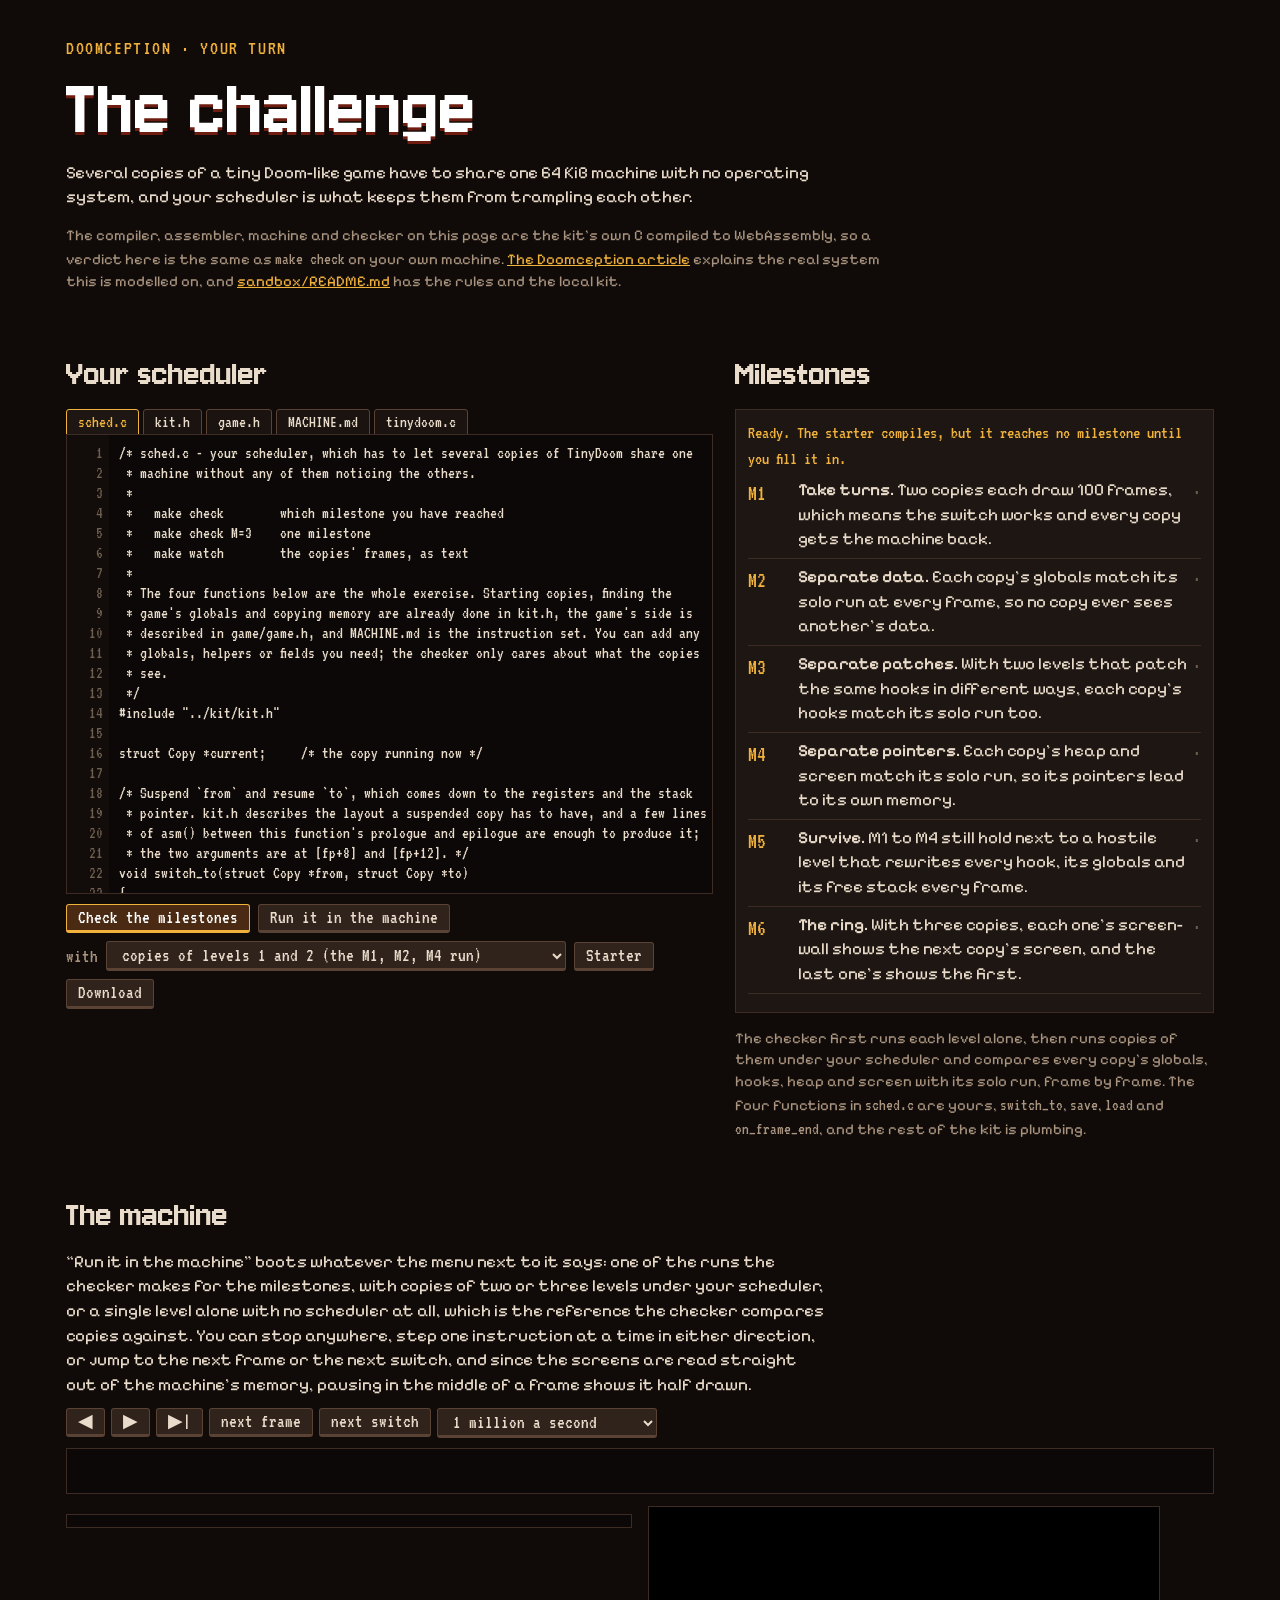
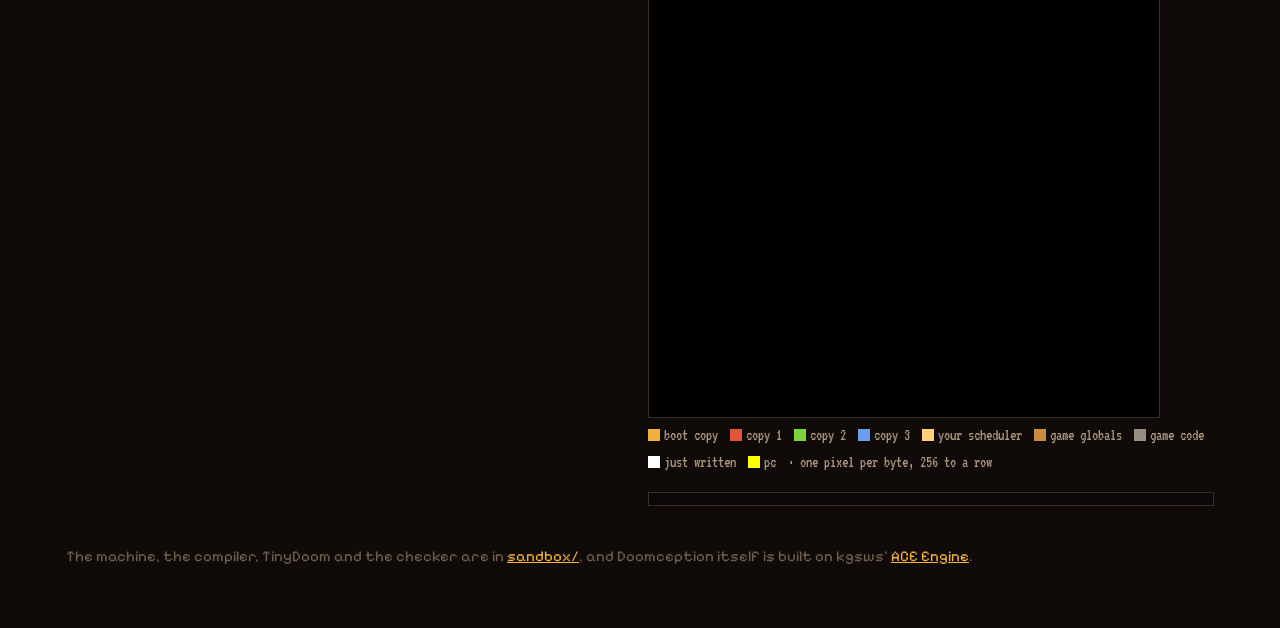
<file: docs/challenge/index.html>
<!doctype html>
<html lang="en">
<head>
<meta charset="utf-8">
<meta name="viewport" content="width=device-width,initial-scale=1">
<title>Doomception Challenge</title>
<meta name="description" content="Write the scheduler that lets copies of a tiny Doom share one 64 KiB machine, in your browser.">
<meta property="og:title" content="The Doomception challenge">
<meta property="og:description" content="Write the scheduler that lets copies of a tiny Doom share one 64 KiB machine, in your browser.">
<meta property="og:url" content="https://kodoque1.github.io/doom_ace/challenge/">
<meta property="og:image" content="https://kodoque1.github.io/doom_ace/og.png">
<meta name="twitter:card" content="summary_large_image">
<meta name="twitter:creator" content="@KODOQUE">
<link rel="preconnect" href="https://fonts.googleapis.com">
<link rel="preconnect" href="https://fonts.gstatic.com" crossorigin>
<link rel="stylesheet" href="https://fonts.googleapis.com/css2?family=Jersey+10&family=Pixelify+Sans:wght@400;600&family=VT323&display=swap">
<style>
:root{--bg:#100b09;--bg2:#17100d;--panel:#1e1612;--line:#3d2c23;--fg:#eadccb;--dim:#a9957f;--faint:#6f5f50;--hud:#f1b23c;--bad:#ff7b5c;--good:#7fd23e;
  --c0:#f1b23c;--c1:#e0553c;--c2:#7fd23e;--c3:#6c9cf0;
  --f-body:"Pixelify Sans",Georgia,serif;--f-d:"Jersey 10",Impact,sans-serif;--f-hud:"VT323",Consolas,monospace;color-scheme:dark}
*{box-sizing:border-box}
html,body{margin:0;background:var(--bg);color:var(--fg)}
body{font-family:var(--f-body);font-size:17px;line-height:1.45}
a{color:var(--hud)}
.wrap{max-width:1180px;margin:0 auto;padding:0 16px}
header{padding:34px 0 8px}
.eyebrow{font-family:var(--f-hud);color:var(--hud);font-size:20px;letter-spacing:.08em;text-transform:uppercase;margin:0}
h1{font-family:var(--f-d);font-weight:400;font-size:clamp(46px,8vw,86px);line-height:.95;margin:6px 0 10px;color:#fff;text-shadow:0 3px 0 #6e1c10}
h2{font-family:var(--f-d);font-weight:400;font-size:38px;margin:30px 0 8px}
.dek{max-width:760px;margin:0 0 6px}
.note{color:var(--dim);font-size:15px;max-width:820px}
code,.mono{font-family:var(--f-hud);font-size:1.12em}
button,select{max-width:100%;font-family:var(--f-hud);font-size:19px;color:var(--fg);background:#2f231c;border:1px solid #5a4334;border-bottom-width:3px;border-radius:3px;padding:3px 11px 2px;cursor:pointer;line-height:1.1}
button:disabled{opacity:.45;cursor:default}
button.go{background:#4a2a12;border-color:var(--hud);color:#fff}
.row{display:flex;gap:8px;flex-wrap:wrap;align-items:center}
.lbl{font-family:var(--f-hud);font-size:19px;color:var(--dim)}
.pick{display:inline-flex;gap:8px;align-items:center;max-width:100%}.pick select{min-width:0;max-width:100%}
.cols{display:grid;grid-template-columns:minmax(0,1.35fr) minmax(0,1fr);gap:22px}
@media (max-width:900px){.cols{grid-template-columns:minmax(0,1fr)}}
.panel{background:var(--panel);border:1px solid var(--line);padding:10px 12px}
.tabs{display:flex;gap:4px;flex-wrap:wrap;margin:0 0 -1px}
.tabs button{font-size:17px;border-bottom-width:1px;border-radius:3px 3px 0 0;background:#1a1310}
.tabs button[aria-selected=true]{background:var(--panel);border-color:var(--hud);color:var(--hud)}
.ed{position:relative;display:flex;border:1px solid var(--line);background:#0b0807;height:460px}
.gut{font-family:var(--f-hud);font-size:17px;line-height:20px;color:var(--faint);text-align:right;padding:8px 6px;min-width:42px;overflow:hidden;white-space:pre;user-select:none;background:#120c0a}
.gut .err{color:#fff;background:#8a2414}.gut .pc{color:#0b0807;background:var(--hud)}
textarea{flex:1;font-family:var(--f-hud);font-size:17px;line-height:20px;color:var(--fg);background:transparent;border:0;outline:0;padding:8px 10px;resize:none;white-space:pre;overflow:auto;tab-size:8}
textarea[readonly]{color:#cbb9a4}
pre.out{font-family:var(--f-hud);font-size:16px;line-height:1.2;white-space:pre-wrap;margin:8px 0 0;max-height:150px;overflow:auto;color:var(--dim);background:#0b0807;border:1px solid var(--line);padding:6px 8px}
pre.out:empty{display:none}
.ms{list-style:none;margin:0;padding:0}
.ms li{display:grid;grid-template-columns:44px 1fr auto;gap:6px;align-items:start;padding:6px 0;border-bottom:1px solid var(--line)}
.ms .k{font-family:var(--f-hud);font-size:22px;color:var(--hud)}
.ms .t b{font-weight:600}.ms .why{display:block;font-family:var(--f-hud);font-size:16px;color:var(--bad)}
.ms .v{font-family:var(--f-hud);font-size:19px}
.ms .pass .v{color:var(--good)}.ms .fail .v{color:var(--bad)}.ms .unk .v{color:var(--faint)}
.ms button{font-size:15px;padding:1px 6px;margin-top:3px}
.score{font-family:var(--f-hud);font-size:17px;color:var(--dim);margin:8px 0 0;white-space:pre-wrap}
.bar{display:flex;gap:6px;flex-wrap:wrap;align-items:center;margin:10px 0}
.bar .stat{font-family:var(--f-hud);font-size:18px;color:var(--dim);margin-left:auto}
#tl{width:100%;height:46px;display:block;background:#0b0807;border:1px solid var(--line);cursor:pointer}
.mach{display:grid;grid-template-columns:minmax(0,1fr) minmax(0,1fr);gap:16px;margin-top:12px}
@media (max-width:900px){.mach{grid-template-columns:minmax(0,1fr)}}
.screens{display:grid;grid-template-columns:repeat(2,minmax(0,1fr));gap:10px}
.scr{background:#0b0807;border:1px solid var(--line);padding:6px}
.scr canvas{width:100%;image-rendering:pixelated;display:block;background:#000}
.scr .lab{font-family:var(--f-hud);font-size:18px;display:flex;justify-content:space-between}
.scr.on{border-color:currentColor}
#mm{width:100%;max-width:512px;image-rendering:pixelated;display:block;border:1px solid var(--line);background:#000}
.legend{font-family:var(--f-hud);font-size:16px;color:var(--dim);display:flex;flex-wrap:wrap;gap:4px 12px;margin:6px 0 0}
.legend i{display:inline-block;width:12px;height:12px;vertical-align:-1px;margin-right:4px}
.regs{font-family:var(--f-hud);font-size:18px;display:grid;grid-template-columns:repeat(4,minmax(0,1fr));gap:2px 10px}
.regs span{color:var(--dim)}
.dis,.src{font-family:var(--f-hud);font-size:17px;line-height:1.2;white-space:pre;overflow:auto;background:#0b0807;border:1px solid var(--line);padding:6px 8px;margin:8px 0 0}
.dis .cur,.src .cur{background:#4a2a12;color:#fff}
.where{font-family:var(--f-hud);font-size:19px;color:var(--hud);margin:8px 0 0}
#tip{position:fixed;pointer-events:none;background:rgba(11,8,7,.95);border:1px solid var(--line);font-family:var(--f-hud);font-size:16px;padding:2px 6px;display:none;z-index:9}
.status{font-family:var(--f-hud);font-size:18px;color:var(--hud);min-height:1.3em}
footer{color:var(--faint);font-size:15px;padding:40px 0 60px}
</style>
</head>
<body>
<div class="wrap">
<header>
<p class="eyebrow">Doomception · your turn</p>
<h1>The challenge</h1>
<p class="dek">Several copies of a tiny Doom-like game have to share one 64&nbsp;KiB machine with no operating system, and your scheduler is what keeps them from trampling each other.</p>
<p class="note">The compiler, assembler, machine and checker on this page are the kit's own C compiled to WebAssembly, so a verdict here is the same as <code>make check</code> on your own machine. <a href="../">The Doomception article</a> explains the real system this is modelled on, and <a href="https://github.com/Kodoque1/doom_ace/tree/HEAD/sandbox">sandbox/README.md</a> has the rules and the local kit.</p>
</header>

<div class="cols">
<section>
<h2>Your scheduler</h2>
<div class="tabs" role="tablist" id="tabs"></div>
<div class="ed"><div class="gut" id="gut"></div><textarea id="code" spellcheck="false" aria-label="Source"></textarea></div>
<div class="row" style="margin-top:10px">
<button class="go" id="bCheck">Check the milestones</button>
<button id="bRun">Run it in the machine</button>
<span class="pick"><label class="lbl" for="scen">with</label><select id="scen" aria-label="What the machine runs"></select></span>
<button id="bStarter" title="Put the starter back">Starter</button>
<button id="bSave" title="Download sched.c">Download</button>
</div>
<pre class="out" id="out"></pre>
</section>
<section>
<h2>Milestones</h2>
<div class="panel"><div class="status" id="cstat">Not checked yet.</div><ol class="ms" id="ms"></ol><div class="score" id="score"></div></div>
<p class="note">The checker first runs each level alone, then runs copies of them under your scheduler and compares every copy's globals, hooks, heap and screen with its solo run, frame by frame. The four functions in <code>sched.c</code> are yours, <code>switch_to</code>, <code>save</code>, <code>load</code> and <code>on_frame_end</code>, and the rest of the kit is plumbing.</p>
</section>
</div>

<h2>The machine</h2>
<p class="dek">“Run it in the machine” boots whatever the menu next to it says: one of the runs the checker makes for the milestones, with copies of two or three levels under your scheduler, or a single level alone with no scheduler at all, which is the reference the checker compares copies against. You can stop anywhere, step one instruction at a time in either direction, or jump to the next frame or the next switch, and since the screens are read straight out of the machine's memory, pausing in the middle of a frame shows it half drawn.</p>
<div class="bar">
<button id="mBack" aria-label="One instruction back">◀</button>
<button id="mPlay" aria-label="Run">▶</button>
<button id="mStep" aria-label="One instruction forward">▶|</button>
<button id="mFrame">next frame</button>
<button id="mSwitch">next switch</button>
<select id="mSpeed" aria-label="Speed"></select>
<span class="stat" id="mStat"></span>
</div>
<canvas id="tl" height="46" aria-label="Timeline: every frame, coloured by copy. Click to go back to it."></canvas>
<div class="mach">
<div>
<div class="screens" id="screens"></div>
<div class="where" id="where"></div>
<div class="src" id="src"></div>
</div>
<div>
<canvas id="mm" width="256" height="256" aria-label="The 64 KiB of memory, one pixel per byte, coloured by owner"></canvas>
<div class="legend" id="mmLeg"></div>
<div class="regs" id="regs" style="margin-top:10px"></div>
<div class="dis" id="dis"></div>
<pre class="out" id="con" aria-label="The machine's console"></pre>
</div>
</div>
<footer>The machine, the compiler, TinyDoom and the checker are in <a href="https://github.com/Kodoque1/doom_ace/tree/HEAD/sandbox">sandbox/</a>, and Doomception itself is built on kgsws' <a href="https://github.com/kgsws/doom_ace">ACE Engine</a>.</footer>
</div>
<div id="tip"></div>
<script src="kit.js"></script>
<script>
(function(){
"use strict";
var $=function(id){return document.getElementById(id);};
var COL=["#f1b23c","#e0553c","#7fd23e","#6c9cf0"],COPYNAME=["boot copy (level 0)","copy 1","copy 2","copy 3"];
var PAL=[[0,0,0],[40,28,20],[90,60,40],[140,100,70],[224,85,60],[127,210,62],[108,156,240],[241,178,60],[234,220,203],[255,255,255],[60,40,30],[30,60,20],[25,35,70],[120,30,20],[200,200,200],[255,210,122]];
var OPS=["halt","ldi","lui","mov","add","sub","mul","div","mod","and","or","xor","shl","shr","seq","sne","slt","sle","addi","ldw","ldb","stw","stb","jmp","bz","bnz","call","callr","ret","push","pop","sys","jmpr"];
/* the runs the checker makes, and each level alone with no scheduler: the references */
var SCEN=[{n:"copies of levels 1 and 2 (the M1, M2, M4 run)",a:[0,2,0,1,2]},{n:"copies of levels 3 and 4, which patch hooks (M3, M4)",a:[0,2,0,3,4]},
  {n:"copies of level 1 and hostile level 5 (M5)",a:[0,2,0,1,5]},{n:"copies of levels 6, 7, 8 in a ring (M6)",a:[0,3,1,6,7,8]}];
for(var l=1;l<=8;l++)SCEN.push({n:"level "+l+" alone, no scheduler (a reference)",a:[l]});
var MS=[["Take turns","Two copies each draw 100 frames, which means the switch works and every copy gets the machine back."],
  ["Separate data","Each copy's globals match its solo run at every frame, so no copy ever sees another's data."],
  ["Separate patches","With two levels that patch the same hooks in different ways, each copy's hooks match its solo run too."],
  ["Separate pointers","Each copy's heap and screen match its solo run, so its pointers lead to its own memory."],
  ["Survive","M1 to M4 still hold next to a hostile level that rewrites every hook, its globals and its free stack every frame."],
  ["The ring","With three copies, each one's screen-wall shows the next copy's screen, and the last one's shows the first."]];
var store={get:function(k){try{return localStorage.getItem(k);}catch(e){return null;}},set:function(k,v){try{localStorage.setItem(k,v);}catch(e){}}};

/* ---------- loading ---------- */
var disk,MOD={},STARTER,ready=false;
function bytesOf(b64){var s=atob(b64),u=new Uint8Array(s.length);for(var i=0;i<s.length;i++)u[i]=s.charCodeAt(i);return u;}
Promise.all([fetch("disk.json").then(function(r){return r.json();})].concat(["cc","as","check","sim"].map(function(n){
    return fetch(n+".wasm").then(function(r){return r.arrayBuffer();}).then(function(b){MOD[n+"Bytes"]=b;return WebAssembly.compile(b);}).then(function(m){MOD[n]=m;});})))
  .then(function(r){var pack=r[0];disk=new Kit.Disk();Object.keys(pack).forEach(function(k){disk.put(k,pack[k].t!==undefined?pack[k].t:bytesOf(pack[k].b));});
    STARTER=disk.text("you/sched.c");initEditor();initMilestones();ready=true;$("cstat").textContent="Ready. The starter compiles, but it reaches no milestone until you fill it in.";})
  .catch(function(e){$("cstat").textContent="Could not load the kit: "+e;});

/* ---------- the editor ---------- */
var TABS=[["you/sched.c","sched.c",false],["kit/kit.h","kit.h",true],["game/game.h","game.h",true],["MACHINE.md","MACHINE.md",true],["game/tinydoom.c","tinydoom.c",true]],cur=0,errLine=0,pcMark=null;
var ta=$("code"),gut=$("gut");
function text(i){return i===0?(store.get("dc-sched")||STARTER):disk.text(TABS[i][0]);}
function initEditor(){var t=$("tabs");TABS.forEach(function(x,i){var b=document.createElement("button");b.type="button";b.setAttribute("role","tab");b.textContent=x[1];b.onclick=function(){show(i);};t.appendChild(b);});show(0);}
function show(i,line){if(cur===0&&ta.value)store.set("dc-sched",ta.value);cur=i;ta.value=text(i);ta.readOnly=TABS[i][2];
  [].forEach.call($("tabs").children,function(b,k){b.setAttribute("aria-selected",k===i?"true":"false");});gutter();if(line)scrollTo_(line);}
function gutter(){var n=ta.value.split("\n").length,h=[];for(var i=1;i<=n;i++){var c=(cur===0&&i===errLine)?"err":(pcMark&&pcMark.tab===cur&&pcMark.line===i)?"pc":"";h.push(c?'<span class="'+c+'">'+i+'</span>':String(i));}
  gut.innerHTML=h.join("\n");gut.scrollTop=ta.scrollTop;}
function scrollTo_(line){ta.scrollTop=Math.max(0,(line-8)*20);gut.scrollTop=ta.scrollTop;}
ta.addEventListener("scroll",function(){gut.scrollTop=ta.scrollTop;});
ta.addEventListener("input",function(){if(cur===0){store.set("dc-sched",ta.value);errLine=0;}gutter();});
ta.addEventListener("keydown",function(e){if(e.key==="Tab"&&!ta.readOnly){e.preventDefault();var s=ta.selectionStart;ta.setRangeText("\t",s,ta.selectionEnd,"end");store.set("dc-sched",ta.value);}});
$("bStarter").onclick=function(){if(!confirm("Replace your sched.c with the starter?"))return;
  if(cur===0)ta.value=STARTER;   /* show() saves the editor first: give it the starter to save */
  store.set("dc-sched",STARTER);show(0);};
$("bSave").onclick=function(){var a=document.createElement("a");a.href=URL.createObjectURL(new Blob([text(0)],{type:"text/plain"}));a.download="sched.c";a.click();};
SCEN.forEach(function(s,i){var o=document.createElement("option");o.value=i;o.textContent=s.n;$("scen").appendChild(o);});

/* ---------- building level 0 from your sched.c ---------- */
function out(s){$("out").textContent=s;}
function build(){if(cur===0)store.set("dc-sched",ta.value);errLine=0;
  disk.put("you/sched.c",text(0));
  return Kit.run(MOD.cc,disk,["cc","-o","build/level0.s","you/sched.c","kit/kit.c"]).then(function(r){
    if(r.code){var m=/you\/sched\.c:(\d+)/.exec(r.err);if(m){errLine=+m[1];if(cur!==0)show(0);scrollTo_(errLine);}gutter();out(r.err);return false;}
    return Kit.run(MOD.as,disk,["as","-o","build/disk/level0.o","-s","build/level0.sym","-l","build/level0.map","build/game.inc","build/level0.s"]).then(function(r2){
      if(r2.code){var m=/level0\.s:(\d+)/.exec(r2.err);if(m){var c=cline(disk.text("build/level0.s").split("\n"),+m[1]-1);if(c&&/sched\.c$/.test(c.file)){errLine=c.line;show(0);scrollTo_(errLine);}}
        gutter();out("assembler: "+r2.err);return false;}
      out("");gutter();loadMaps();return true;});});}
/* the C line a .s line came from: the nearest "; @file:line" above it */
function cline(lines,i){for(;i>=0;i--){var m=/^; @(.*):(\d+)$/.exec(lines[i]);if(m)return {file:Kit.norm(m[1]),line:+m[2]};}return null;}

/* ---------- the checker, in a worker when the page may start one ---------- */
var worker=null;
try{worker=new Worker("worker.js");}catch(e){worker=null;}
function runCheck(){var files={};["build/disk/game.o","build/game.sym","build/disk/level0.o"].concat([1,2,3,4,5,6,7,8].map(function(n){return "build/disk/level"+n+".o";})).forEach(function(p){files[p]=disk.get(p);});
  if(worker)return new Promise(function(res){worker.onmessage=function(e){res(e.data);};worker.onerror=function(){worker=null;res(runCheckHere(files));};worker.postMessage({mod:MOD.checkBytes,files:files});});
  return runCheckHere(files);}
function runCheckHere(files){var d=new Kit.Disk();Object.keys(files).forEach(function(k){d.put(k,files[k]);});return Kit.run(MOD.check,d,["check","-d","build/disk","-s","build/game.sym"]);}
var lastCheck=null;
$("bCheck").onclick=function(){if(!ready)return;$("bCheck").disabled=true;$("cstat").textContent="Building…";
  build().then(function(ok){if(!ok){$("cstat").textContent="It does not build; the compiler's message is under the editor.";return;}
    $("cstat").textContent="Checking: every level alone first, then your scheduler, frame by frame…";
    return runCheck().then(function(r){parseCheck(r.out+(r.code>1?r.err:""));});}).finally(function(){$("bCheck").disabled=false;});};
function initMilestones(){var ol=$("ms");ol.innerHTML="";MS.forEach(function(m,i){var li=document.createElement("li");li.className="unk";li.id="m"+(i+1);
  li.innerHTML='<span class="k">M'+(i+1)+'</span><span class="t"><b>'+m[0]+'.</b> '+m[1]+'<span class="why"></span></span><span class="v">·</span>';ol.appendChild(li);});}
function parseCheck(txt){var reached=/Reached: M?(\d+)/.exec(txt);
  for(var i=1;i<=6;i++){var li=$("m"+i),re=new RegExp("M"+i+"\\s+\\S.*?\\s(pass|FAIL)(?:\\s+(.*))?"),m=re.exec(txt);
    li.className=m?(m[1]==="pass"?"pass":"fail"):"unk";li.querySelector(".v").textContent=m?(m[1]==="pass"?"pass":"fail"):"·";
    var why=li.querySelector(".why");why.textContent=m&&m[1]!=="pass"&&m[2]?m[2]:"";
    var old=li.querySelector("button");if(old)old.remove();
    var at=m&&m[2]&&/copy (\d+) \(level (\d+)\), frame (\d+)/.exec(m[2]==="(the same)"?prevWhy(i):m[2]);
    if(at||(m&&m[1]!=="pass")){var b=document.createElement("button");b.type="button";b.textContent="show me";(function(i,at){b.onclick=function(){showFailure(i,at);};})(i,at);li.querySelector(".t").appendChild(b);}}
  $("cstat").textContent=reached?("Reached: "+(+reached[1]?"M"+reached[1]:"none yet")+(+reached[1]===6?". All six. Now make it cheaper.":"")):"The checker said:";
  var sc=/Scores[\s\S]*/.exec(txt);$("score").textContent=sc?sc[0]:"";if(!reached)out(txt);
  function prevWhy(i){for(var k=i-1;k>=1;k--){var t=$("m"+k).querySelector(".why").textContent;if(t&&t!=="(the same)")return t;}return "";}}
/* which run of the machine a milestone's failure happened in */
function showFailure(i,at){var lv=at?+at[2]:0,s=i===6||lv>=6?3:i===5||lv===5?2:i===3||lv===3||lv===4?1:0;$("scen").value=s;
  startRun().then(function(ok){if(ok&&at)seekFrame(+at[1],+at[3]);});}

/* ---------- symbols and source lines ---------- */
var SYM=[],MAPS=[],sched={lo:0,hi:0};
function readSym(txt,base,where){(txt||"").split("\n").forEach(function(l){var m=/^(\S+) ([0-9a-f]+)$/.exec(l);if(m&&m[1][0]!=="."&&m[1].indexOf("hook_")&&m[1].indexOf("__"))SYM.push({n:m[1],a:base+parseInt(m[2],16),w:where});});}
function readMap(txt,sTxt,base,size){var ent=[];(txt||"").split("\n").forEach(function(l){var m=/^([0-9a-f]+) (.*):(\d+)$/.exec(l);if(m)ent.push([parseInt(m[1],16),+m[3]]);});
  MAPS.push({base:base,size:size,ent:ent,s:(sTxt||"").split("\n")});}
function loadMaps(){SYM=[];MAPS=[];var gs=disk.get("build/disk/game.o");var gsize=gs[4]|gs[5]<<8;
  readSym(disk.text("build/game.sym"),0x1000,"game");readMap(disk.text("build/game.map"),disk.text("build/game.s"),0x1000,gsize);}
function addSched(base,size){sched={lo:base,hi:base+size};readSym(disk.text("build/level0.sym"),base,"level 0");readMap(disk.text("build/level0.map"),disk.text("build/level0.s"),base,size);SYM.sort(function(a,b){return a.a-b.a;});}
function symAt(a){var best=null;for(var i=0;i<SYM.length;i++){if(SYM[i].a<=a)best=SYM[i];else break;}return best;}
function srcAt(pc){for(var k=0;k<MAPS.length;k++){var M=MAPS[k];if(pc<M.base||pc>=M.base+M.size)continue;var off=pc-M.base,e=M.ent,lo=0,hi=e.length-1,f=-1;
    while(lo<=hi){var mid=(lo+hi)>>1;if(e[mid][0]<=off){f=mid;lo=mid+1;}else hi=mid-1;}if(f<0)return null;return cline(M.s,e[f][1]-1);}return null;}

/* ---------- the machine ---------- */
var sim=null,args=null,run=null,playing=false,speedI=4;
var SPEEDS=[["1 instruction a second",1],["10 a second",10],["100 a second",100],["10,000 a second",1e4],["1 million a second",1e6],["as fast as it goes",Infinity]];
SPEEDS.forEach(function(s,i){var o=document.createElement("option");o.value=i;o.textContent=s[0];$("mSpeed").appendChild(o);});$("mSpeed").value=speedI;
$("mSpeed").onchange=function(){speedI=+this.value;};
function fresh(){return {ev:[],copies:{},cp:[],last:-1,fb:{},heap:{},loads:[],cur:0,acc:0};}
function startRun(){if(!ready)return Promise.resolve(false);stop();return build().then(function(ok){if(!ok)return false;
    var d=new Kit.Disk();disk.f.forEach(function(v,k){if(k.indexOf("build/disk/")===0)d.put("disk/"+k.slice(11),v);});
    sim=new Kit.Sim(MOD.sim,d);return sim.ready.then(function(){args=SCEN[+$("scen").value].a;run=fresh();if(args.length===1){loadMaps();}
      if(sim.boot(args)<0){out("The machine could not boot.");return false;}run.cp.push({step:0,s:sim.save()});drain();draw();return true;});});}
$("bRun").onclick=function(){startRun().then(function(ok){if(ok)play();});};
function copyOf(sp){for(var id in run.copies){var c=run.copies[id];if(sp>=c.lo&&sp<=c.hi)return +id;}return 0;}
/* take the machine's events into the timeline; on a replay after a rewind, skip what is already there */
function drain(){var ev=sim.events();ev.forEach(function(e){if(e.step<=run.last)return;run.last=e.step;
  if(e.kind===1)run.copies[e.a]={lo:e.b,hi:e.c};
  if(e.kind===4){if(!run.loads.length&&args.length>1)addSched(e.a,e.b);run.loads.push({lo:e.a,hi:e.a+e.b,c:copyOf(e.sp)});}
  if(e.kind===2){e.copy=copyOf(e.sp);run.fb[e.copy]=e.a;var hp=readW(symA("heap"));run.heap[e.copy]=hp;}
  run.ev.push(e);});}
function symA(n){for(var i=0;i<SYM.length;i++)if(SYM[i].n===n&&SYM[i].w==="game")return SYM[i].a;return 0;}
function readW(a){var m=sim.mem();return m[a]|m[a+1]<<8|m[a+2]<<16|(m[a+3]<<24>>>0);}
var CP_EVERY=250000;
function step(n,mask){var done=0;while(done<n&&!sim.x.sim_halted()){var chunk=Math.min(n-done,CP_EVERY-(sim.x.sim_steps()%CP_EVERY)||CP_EVERY);
    var k=sim.x.sim_run(chunk,mask||0);done+=k;var st=sim.x.sim_steps();
    if(st%CP_EVERY===0&&st>run.cp[run.cp.length-1].step){run.cp.push({step:st,s:sim.save()});if(run.cp.length>300)run.cp=run.cp.filter(function(c,i){return i%2===0||i===run.cp.length-1;});}
    var before=run.ev.length;drain();if(mask&&k<chunk)break;if(mask&&run.ev.length>before&&run.ev.slice(before).some(function(e){return e.kind&mask;}))break;}
  return done;}
/* go to an exact instruction count: the nearest checkpoint before it, then replay */
function seek(target){stop();var cp=run.cp[0];for(var i=0;i<run.cp.length;i++)if(run.cp[i].step<=target)cp=run.cp[i];
  sim.restore(cp.s);var left=target-cp.step;while(left>0){var k=sim.x.sim_run(Math.min(left,1e6),0);if(!k)break;left-=k;drain();}draw();}
function seekFrame(c,f){var n=0;function find(){for(var i=0;i<run.ev.length;i++){var e=run.ev[i];if(e.kind===2&&e.copy===c&&++n===f)return e;}return null;}
  var e=find(),guard=0;while(!e&&guard++<400&&!sim.x.sim_halted()){n=0;step(1e6,0);e=find();}
  if(e){seek(e.step);run.mark={step:e.step,c:c};draw();$("where").textContent+="  ← copy "+c+"'s frame "+f+", where the checker found the first difference";}}
function stop(){playing=false;$("mPlay").textContent="▶";}
function play(){if(!sim)return;playing=true;$("mPlay").textContent="❚❚";var t0=performance.now();
  (function loop(now){if(!playing)return;var dt=Math.min(0.1,((now||performance.now())-t0)/1000);t0=now||performance.now();
    var sp=SPEEDS[speedI][1],n;if(sp===Infinity)n=3e6;else{run.acc+=sp*dt;n=Math.floor(run.acc);run.acc-=n;}
    if(n>0)step(n,0);if(sim.x.sim_halted()){stop();}draw();if(playing)requestAnimationFrame(loop);})();}
$("mPlay").onclick=function(){if(!sim){startRun().then(function(ok){if(ok)play();});return;}playing?stop():play();};
$("mStep").onclick=function(){if(!sim)return;stop();step(1,0);draw();};
$("mBack").onclick=function(){if(!sim)return;var s=sim.x.sim_steps();if(s>0)seek(s-1);};
$("mFrame").onclick=function(){if(!sim)return;stop();step(5e6,2);draw();};
$("mSwitch").onclick=function(){if(!sim)return;stop();var from=copyOf(sim.x.sim_reg(7)&0xffff),guard=0;
  /* coarse steps until another copy holds the stack, then back, and one at a time to the exact instruction */
  while(guard++<50000&&!sim.x.sim_halted()){var s0=sim.x.sim_steps();step(200,0);if(copyOf(sim.x.sim_reg(7)&0xffff)!==from){seek(s0);
      for(var i=0;i<200&&copyOf(sim.x.sim_reg(7)&0xffff)===from;i++)step(1,0);break;}}draw();};

/* ---------- drawing ---------- */
var scrEls={};
function screenEl(c){if(scrEls[c])return scrEls[c];var d=document.createElement("div");d.className="scr";d.style.color=COL[c];
  d.innerHTML='<div class="lab"><span>'+COPYNAME[c]+'</span><span class="st"></span></div><canvas width="64" height="40"></canvas>';$("screens").appendChild(d);scrEls[c]=d;return d;}
function draw(){if(!sim)return;var m=sim.mem(),c,pc=sim.x.sim_pc(),sp=sim.x.sim_reg(7)&0xffff,now=copyOf(sp);
  /* the copies' screens, from memory as it is now: pause mid-frame and see it half drawn */
  for(c in run.fb){var el=screenEl(c),cv=el.querySelector("canvas"),g=cv.getContext("2d"),img=g.createImageData(64,40),a=run.fb[c];
    for(var i=0;i<2560;i++){var p=PAL[m[(a+i)&0xffff]&15];img.data[i*4]=p[0];img.data[i*4+1]=p[1];img.data[i*4+2]=p[2];img.data[i*4+3]=255;}
    g.putImageData(img,0,0);el.className="scr"+(+c===now?" on":"");el.querySelector(".st").textContent=+c===now?"running":"suspended";}
  drawMap(m);drawRegs(pc,sp,now);drawTimeline();
  $("mStat").textContent=fmtN(sim.x.sim_steps())+" instructions · "+fmtN(sim.x.sim_cycles())+" cycles";
  if(sim.console)$("con").textContent=sim.console.slice(-2000);
  if(sim.x.sim_halted()===2)$("where").textContent="The machine stopped: "+sim.fault();}
function fmtN(n){return Math.round(n).toLocaleString("en-US");}
/* who owns each byte */
function owner(a){var o=null;
  for(var c in run.copies){var k=run.copies[c];if(a>=k.lo&&a<k.hi)return {c:+c,what:"stack"};}
  if(a>=0xf000)return {c:0,what:"stack"};
  for(c in run.fb)if(a>=run.fb[c]&&a<run.fb[c]+2560)return {c:+c,what:"screen"};
  for(c in run.heap)if(a>=run.heap[c]&&a<run.heap[c]+512)return {c:+c,what:"heap"};
  if(a>=sched.lo&&a<sched.hi)return {c:-1,what:"your scheduler (level 0)"};
  for(var i=0;i<run.loads.length;i++){var L=run.loads[i];if(a>=L.lo&&a<L.hi)return {c:L.c,what:"level script"};}
  if(a>=0x1000&&MAPS[0]&&a<0x1000+MAPS[0].size)return {c:-2,what:a>=gData()[0]&&a<gData()[1]?"the game's globals":"the game's code"};
  return o;}
var GD=null;function gData(){if(GD)return GD;var t=disk.text("build/game.sym")||"",a=/__data_start ([0-9a-f]+)/.exec(t),b=/__data_end ([0-9a-f]+)/.exec(t);GD=[0x1000+parseInt(a[1],16),0x1000+parseInt(b[1],16)];return GD;}
var mmImg=null,ownCache=null,ownKey="";
function drawMap(m){var cv=$("mm"),g=cv.getContext("2d");if(!mmImg)mmImg=g.createImageData(256,256);var d=mmImg.data;
  var key=JSON.stringify([run.copies,run.fb,run.heap,run.loads.length,sched.lo]);if(key!==ownKey){ownKey=key;ownCache=new Int8Array(65536);var gd=gData();
    for(var a=0;a<65536;a++){var o=owner(a);ownCache[a]=!o?-9:o.c>=0?o.c:o.c===-1?4:(a>=gd[0]&&a<gd[1]?5:6);}}
  var RGB=[[241,178,60],[224,85,60],[127,210,62],[108,156,240],[255,210,122],[200,140,60],[150,140,128]];
  for(var a2=0;a2<65536;a2++){var o2=ownCache[a2],v=m[a2],k=o2<0?[40,32,28]:RGB[o2],f=o2<0?(v?0.9:0.25):(v?0.55+0.45*(v/255):0.22);
    d[a2*4]=k[0]*f;d[a2*4+1]=k[1]*f;d[a2*4+2]=k[2]*f;d[a2*4+3]=255;}
  var w=sim.writes(),n=Math.min(w.n,256);for(var i=0;i<n;i++){var x=w.a[(w.n-1-i)&255]*4;d[x]=d[x+1]=d[x+2]=255;}
  var pc=sim.x.sim_pc();for(var j=0;j<4;j++){var q=((pc+j)&0xffff)*4;d[q]=255;d[q+1]=255;d[q+2]=0;}
  g.putImageData(mmImg,0,0);}
(function(){var L=[["#f1b23c","boot copy"],["#e0553c","copy 1"],["#7fd23e","copy 2"],["#6c9cf0","copy 3"],["#ffd27a","your scheduler"],["#c88c3c","game globals"],["#968c80","game code"],["#ffffff","just written"],["#ffff00","pc"]];
  $("mmLeg").innerHTML=L.map(function(x){return '<span><i style="background:'+x[0]+'"></i>'+x[1]+'</span>';}).join("")+'<span>· one pixel per byte, 256 to a row</span>';})();
$("mm").addEventListener("mousemove",function(e){if(!sim)return;var r=this.getBoundingClientRect(),x=Math.floor((e.clientX-r.left)/r.width*256),y=Math.floor((e.clientY-r.top)/r.height*256),a=y*256+x,o=owner(a),s=symAt(a);
  var t=$("tip");t.style.display="block";t.style.left=(e.clientX+14)+"px";t.style.top=(e.clientY+10)+"px";
  t.textContent="0x"+a.toString(16).padStart(4,"0")+" = "+sim.mem()[a]+" · "+(o?(o.c>=0?COPYNAME[o.c]+"'s ":"")+o.what:"free")+(s&&o&&o.c<0?" · "+s.n+(a-s.a?"+"+(a-s.a):""):"");});
$("mm").addEventListener("mouseleave",function(){$("tip").style.display="none";});
function hex(v,n){return (v>>>0).toString(16).padStart(n||4,"0");}
function dis(a){var m=sim.mem(),w=(m[a&0xffff]|m[(a+1)&0xffff]<<8|m[(a+2)&0xffff]<<16|m[(a+3)&0xffff]<<24)>>>0,op=w&255,ra=(w>>8)&15,rb=(w>>12)&15,imm=(w>>>16)<<16>>16,u=w>>>16,R=function(i){return i===7?"sp":i===6?"fp":"r"+i;};
  var n=OPS[op]||"?",s;
  if(op===0||op===28)s=n;else if(op===1||op===2)s=n+" "+R(ra)+", "+(op===2?"0x"+hex(u):imm);else if(op===3)s=n+" "+R(ra)+", "+R(rb);
  else if(op===18)s=n+" "+R(ra)+", "+R(rb)+", "+imm;else if(op>=19&&op<=22)s=n+" "+R(ra)+", ["+R(rb)+(imm?(imm>0?"+":"")+imm:"")+"]";
  else if(op===23||op===26){var t=symAt(u);s=n+" 0x"+hex(u)+(t&&t.a===u?"  "+t.n:"");}else if(op===24||op===25)s=n+" "+R(ra)+", 0x"+hex(u);
  else if(op===27||op===29||op===30||op===32)s=n+" "+R(ra);else if(op===31)s=n+" "+u+"   "+(["exit","load","alloc","key","present","ticks","putc","copy","arg"][u]||"");
  else s=n+" "+R(ra)+", "+R(rb)+", "+R(u&15);return s;}
function drawRegs(pc,sp,now){var h="";for(var i=0;i<8;i++)h+='<div><span>'+(i===7?"sp":i===6?"fp":"r"+i)+'</span> '+hex(sim.x.sim_reg(i),8)+'</div>';
  $("regs").innerHTML=h+'<div><span>pc</span> '+hex(pc)+'</div><div style="grid-column:span 3;color:'+COL[now]+'">running: '+COPYNAME[now]+'</div>';
  var L=[];for(var k=-3;k<=4;k++){var a=(pc+k*4)&0xffff,s=symAt(a),lab=s&&s.a===a?s.n+":\n":"";L.push(lab+(k?'  ':'▶ ')+hex(a)+"  "+dis(a));}
  $("dis").innerHTML=L.map(function(l,i){return i===3?'<span class="cur">'+esc(l)+'</span>':esc(l);}).join("\n");
  var s0=symAt(pc),c=srcAt(pc),where=(s0?s0.n+"+"+(pc-s0.a):"0x"+hex(pc))+(c?"  ·  "+c.file+":"+c.line:"");
  if(!/^The machine stopped/.test($("where").textContent)||!sim.x.sim_halted())$("where").textContent=where;
  var src=c&&(c.file==="you/sched.c"?text(0):disk.text(c.file));
  if(src){var lines=src.split("\n"),a0=Math.max(0,c.line-5),b0=Math.min(lines.length,c.line+4),o=[];for(var j=a0;j<b0;j++){var t=String(j+1).padStart(4," ")+"  "+lines[j];o.push(j+1===c.line?'<span class="cur">'+esc(t)+'</span>':esc(t));}$("src").innerHTML=o.join("\n");}
  else $("src").textContent=c?"":"(no C source here: a level script, or data)";
  var tab=c?TABS.map(function(t){return t[0];}).indexOf(c.file):-1;pcMark=tab>=0?{tab:tab,line:c.line}:null;gutter();}
function esc(s){return s.replace(/[&<>]/g,function(ch){return ch==="&"?"&amp;":ch==="<"?"&lt;":"&gt;";});}
function drawTimeline(){var cv=$("tl"),w=cv.clientWidth,g=cv.getContext("2d");if(cv.width!==w)cv.width=w;g.clearRect(0,0,w,46);
  var total=Math.max(run.last,sim.x.sim_steps(),1),X=function(s){return 4+(w-8)*s/total;},prev=-1;
  g.font="14px VT323, monospace";
  run.ev.forEach(function(e){if(e.kind!==2)return;g.fillStyle=COL[e.copy]||"#888";g.fillRect(Math.floor(X(e.step)),8,2,22);
    if(prev>=0&&e.copy!==prev){g.fillStyle="#fff";g.fillRect(Math.floor(X(e.step))-1,32,3,6);}prev=e.copy;});
  if(run.mark){g.fillStyle="#ff3b2b";var mx=X(run.mark.step);g.beginPath();g.moveTo(mx,0);g.lineTo(mx+6,7);g.lineTo(mx-6,7);g.fill();}
  var cx=X(sim.x.sim_steps());g.fillStyle="#f1b23c";g.fillRect(cx-1,0,2,46);
  g.fillStyle="#a9957f";g.fillText("frames, by copy · white: a switch",6,44);}
$("tl").addEventListener("click",function(e){if(!sim)return;var r=this.getBoundingClientRect(),total=Math.max(run.last,sim.x.sim_steps(),1),s=(e.clientX-r.left-4)/(r.width-8)*total,best=null;
  run.ev.forEach(function(ev){if(ev.kind===2&&(!best||Math.abs(ev.step-s)<Math.abs(best.step-s)))best=ev;});if(best)seek(best.step);});
document.addEventListener("keydown",function(e){if(e.target===ta||e.target.tagName==="SELECT")return;if(e.key===" "&&sim){e.preventDefault();playing?stop():play();}
  if(e.key==="ArrowRight"&&sim){stop();step(1,0);draw();}if(e.key==="ArrowLeft"&&sim){var s=sim.x.sim_steps();if(s>0)seek(s-1);}});
})();
</script>
</body>
</html>
</file>
